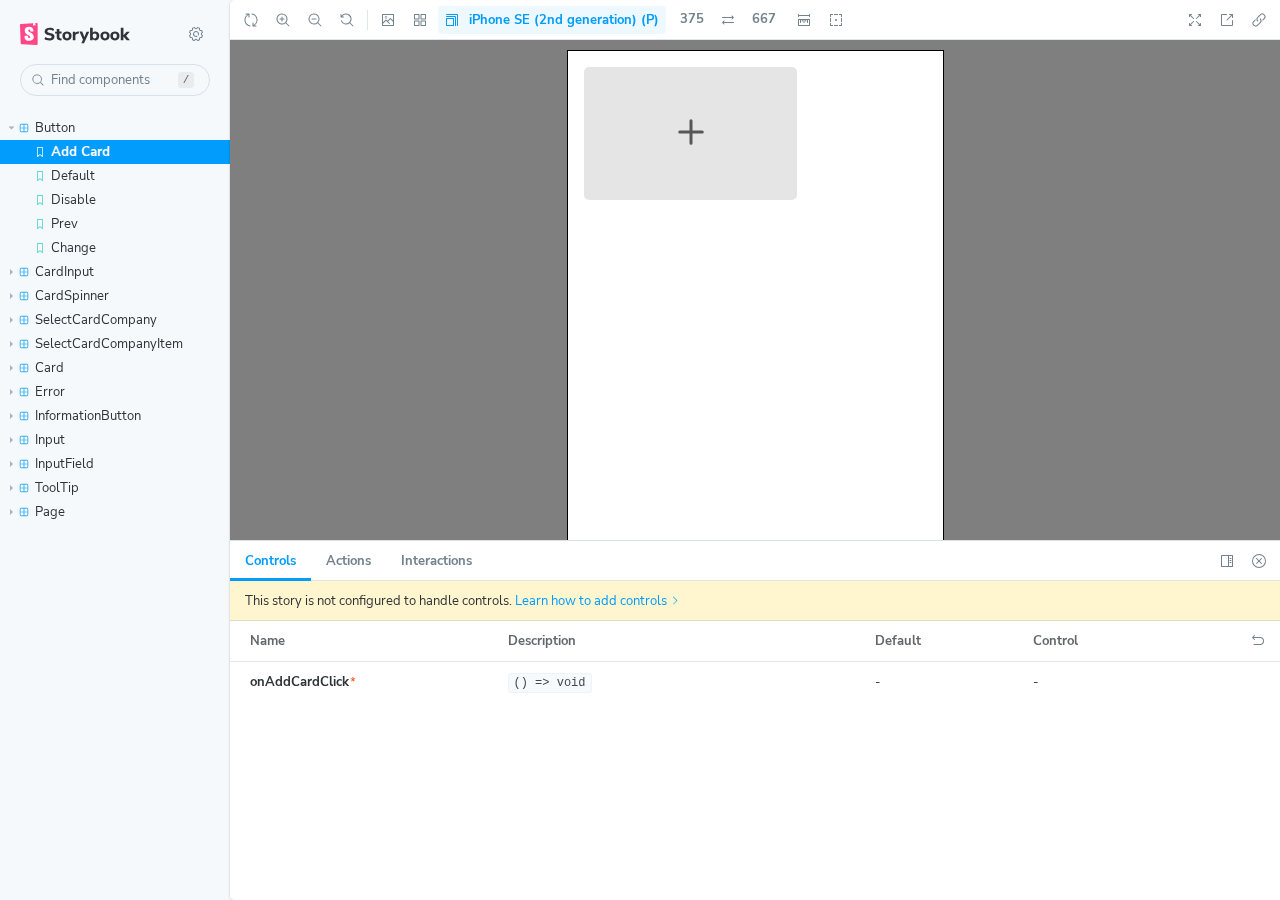
<file: storybook/index.html>
<!DOCTYPE html>
<html lang="en">
  <head>
    <meta charset="utf-8" />

    <title>@storybook/cli - Storybook</title>
    <meta name="viewport" content="width=device-width, initial-scale=1" />

    
    <link rel="icon" type="image/x-icon" href="./favicon.ico" />
    
    <link
      rel="prefetch"
      href="./sb-common-assets/nunito-sans-regular.woff2"
      as="font"
      type="font/woff2"
      crossorigin
    />
    <link
      rel="prefetch"
      href="./sb-common-assets/nunito-sans-bold.woff2"
      as="font"
      type="font/woff2"
      crossorigin
    />
    <link rel="stylesheet" href="./sb-common-assets/fonts.css" />

    <link href="./sb-manager/runtime.js" rel="modulepreload" />

    
    <link href="./sb-addons/links-0/manager-bundle.js" rel="modulepreload" />
    
    <link href="./sb-addons/essentials-controls-1/manager-bundle.js" rel="modulepreload" />
    
    <link href="./sb-addons/essentials-actions-2/manager-bundle.js" rel="modulepreload" />
    
    <link href="./sb-addons/essentials-backgrounds-3/manager-bundle.js" rel="modulepreload" />
    
    <link href="./sb-addons/essentials-viewport-4/manager-bundle.js" rel="modulepreload" />
    
    <link href="./sb-addons/essentials-toolbars-5/manager-bundle.js" rel="modulepreload" />
    
    <link href="./sb-addons/essentials-measure-6/manager-bundle.js" rel="modulepreload" />
    
    <link href="./sb-addons/essentials-outline-7/manager-bundle.js" rel="modulepreload" />
    
    <link href="./sb-addons/interactions-8/manager-bundle.js" rel="modulepreload" />
    
    <link href="./sb-addons/styling-9/manager-bundle.js" rel="modulepreload" />
    
    <link href="./sb-addons/interactions-10/manager-bundle.js" rel="modulepreload" />
       

    <style>
      #storybook-root[hidden] {
        display: none !important;
      }
    </style>

    
  </head>
  <body>
    <div id="root"></div>

    
    <script>
      
        
          window['FEATURES'] = {
  "warnOnLegacyHierarchySeparator": true,
  "buildStoriesJson": false,
  "storyStoreV7": true,
  "argTypeTargetsV7": true,
  "legacyDecoratorFileOrder": false
};
        
      
        
          window['REFS'] = {};
        
      
        
          window['LOGLEVEL'] = "info";
        
      
        
          window['DOCS_OPTIONS'] = {
  "defaultName": "Docs",
  "autodocs": "tag"
};
        
      
        
          window['CONFIG_TYPE'] = "PRODUCTION";
        
      
        
      
        
      
        
      
        
      
    </script>
    

    <script type="module">
      import './sb-manager/runtime.js';

      
      import './sb-addons/links-0/manager-bundle.js';
      
      import './sb-addons/essentials-controls-1/manager-bundle.js';
      
      import './sb-addons/essentials-actions-2/manager-bundle.js';
      
      import './sb-addons/essentials-backgrounds-3/manager-bundle.js';
      
      import './sb-addons/essentials-viewport-4/manager-bundle.js';
      
      import './sb-addons/essentials-toolbars-5/manager-bundle.js';
      
      import './sb-addons/essentials-measure-6/manager-bundle.js';
      
      import './sb-addons/essentials-outline-7/manager-bundle.js';
      
      import './sb-addons/interactions-8/manager-bundle.js';
      
      import './sb-addons/styling-9/manager-bundle.js';
      
      import './sb-addons/interactions-10/manager-bundle.js';
      
    </script>

    <link href="./sb-preview/runtime.js" rel="prefetch" as="script" />
  </body>
</html>
</file>
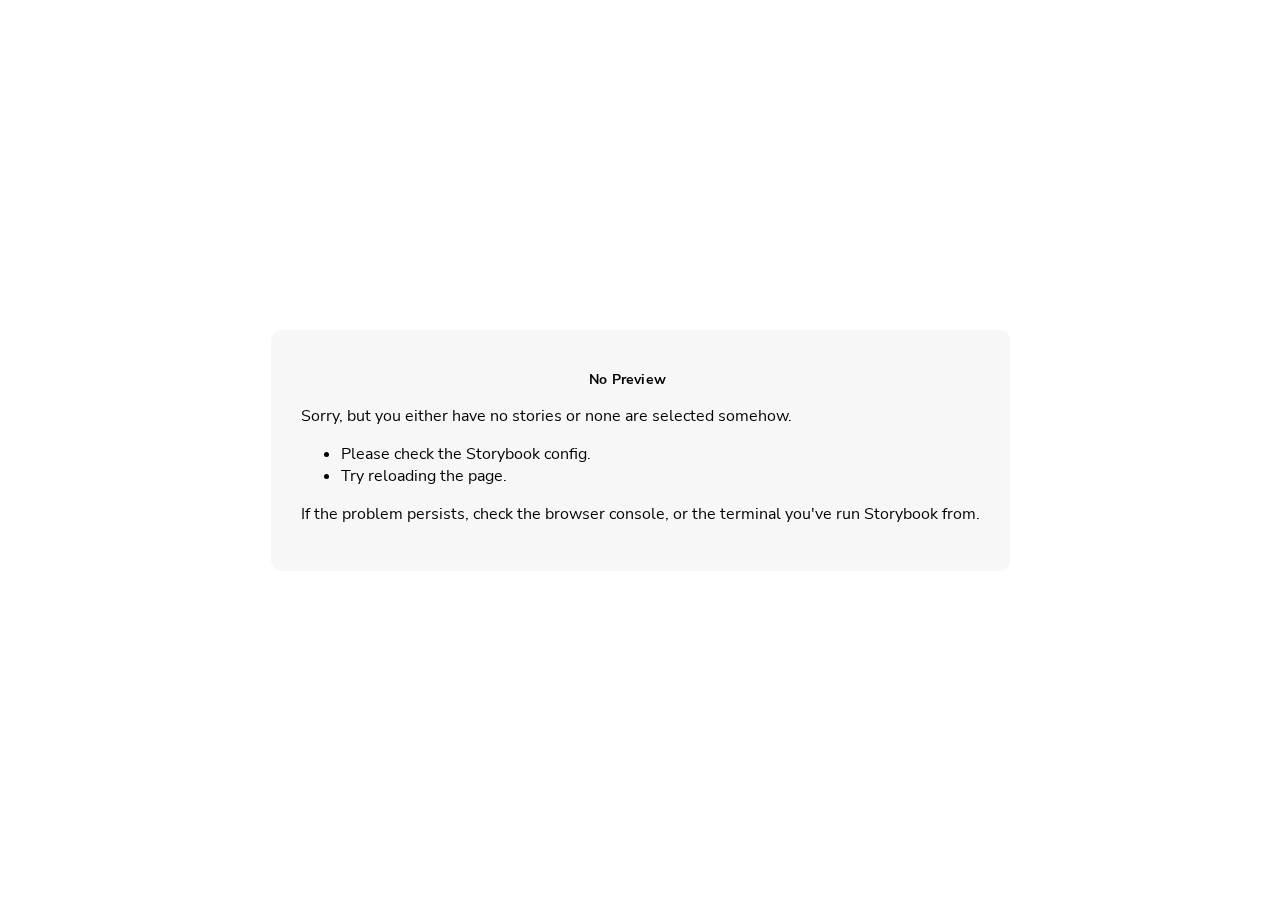
<file: storybook/iframe.html>
<!doctype html><html lang="en"><head><meta charset="utf-8"><title>Webpack App</title><meta name="viewport" content="width=device-width,initial-scale=1"><link rel="prefetch" href="./sb-common-assets/nunito-sans-regular.woff2" as="font" type="font/woff2" crossorigin><link rel="prefetch" href="./sb-common-assets/nunito-sans-italic.woff2" as="font" type="font/woff2" crossorigin><link rel="prefetch" href="./sb-common-assets/nunito-sans-bold.woff2" as="font" type="font/woff2" crossorigin><link rel="prefetch" href="./sb-common-assets/nunito-sans-bold-italic.woff2" as="font" type="font/woff2" crossorigin><link rel="stylesheet" href="./sb-common-assets/fonts.css"><base target="_parent"><style>/* While we aren't showing the main block yet, but still preparing, we want everything the user
     has rendered, which may or may not be in #storybook-root, to be display none */
  .sb-show-preparing-story:not(.sb-show-main) > :not(.sb-preparing-story) {
    display: none;
  }

  .sb-show-preparing-docs:not(.sb-show-main) > :not(.sb-preparing-docs) {
    display: none;
  }

  /* Hide our own blocks when we aren't supposed to be showing them */
  :not(.sb-show-preparing-story) > .sb-preparing-story,
  :not(.sb-show-preparing-docs) > .sb-preparing-docs,
  :not(.sb-show-nopreview) > .sb-nopreview,
  :not(.sb-show-errordisplay) > .sb-errordisplay {
    display: none;
  }

  .sb-show-main.sb-main-centered {
    margin: 0;
    display: flex;
    align-items: center;
    min-height: 100vh;
  }

  .sb-show-main.sb-main-centered #storybook-root {
    box-sizing: border-box;
    margin: auto;
    padding: 1rem;
    max-height: 100%; /* Hack for centering correctly in IE11 */
  }

  /* Vertical centering fix for IE11 */
  @media screen and (-ms-high-contrast: none), (-ms-high-contrast: active) {
    .sb-show-main.sb-main-centered:after {
      content: '';
      min-height: inherit;
      font-size: 0;
    }
  }

  .sb-show-main.sb-main-fullscreen {
    margin: 0;
    padding: 0;
    display: block;
  }

  .sb-show-main.sb-main-padded {
    margin: 0;
    padding: 1rem;
    display: block;
    box-sizing: border-box;
  }

  .sb-wrapper {
    position: fixed;
    top: 0;
    bottom: 0;
    left: 0;
    right: 0;
    padding: 20px;
    font-family: 'Nunito Sans', -apple-system, '.SFNSText-Regular', 'San Francisco',
      BlinkMacSystemFont, 'Segoe UI', 'Helvetica Neue', Helvetica, Arial, sans-serif;
    -webkit-font-smoothing: antialiased;
    overflow: auto;
  }

  .sb-heading {
    font-size: 14px;
    font-weight: 600;
    letter-spacing: 0.2px;
    margin: 10px 0;
    padding-right: 25px;
  }

  .sb-nopreview {
    display: flex;
    align-content: center;
    justify-content: center;
  }

  .sb-nopreview_main {
    margin: auto;
    padding: 30px;
    border-radius: 10px;
    background: rgba(0, 0, 0, 0.03);
  }

  .sb-nopreview_heading {
    text-align: center;
  }

  .sb-errordisplay {
    border: 20px solid rgb(187, 49, 49);
    background: #222;
    color: #fff;
    z-index: 999999;
  }

  .sb-errordisplay_code {
    padding: 10px;
    background: #000;
    color: #eee;
    font-family: 'Operator Mono', 'Fira Code Retina', 'Fira Code', 'FiraCode-Retina', 'Andale Mono',
      'Lucida Console', Consolas, Monaco, monospace;
  }

  .sb-errordisplay pre {
    white-space: pre-wrap;
  }

  @-webkit-keyframes sb-rotate360 {
    from {
      transform: rotate(0deg);
    }
    to {
      transform: rotate(360deg);
    }
  }
  @keyframes sb-rotate360 {
    from {
      transform: rotate(0deg);
    }
    to {
      transform: rotate(360deg);
    }
  }
  @-webkit-keyframes sb-glow {
    0%,
    100% {
      opacity: 1;
    }
    50% {
      opacity: 0.4;
    }
  }
  @keyframes sb-glow {
    0%,
    100% {
      opacity: 1;
    }
    50% {
      opacity: 0.4;
    }
  }

  /* We display the preparing loaders *over* the rendering story */
  .sb-preparing-story,
  .sb-preparing-docs {
    background-color: white;
    /* Maximum possible z-index. It would be better to use stacking contexts to ensure it's always
    on top, but this isn't possible as it would require making CSS changes that could affect user code */
    z-index: 2147483647;
  }

  .sb-loader {
    -webkit-animation: sb-rotate360 0.7s linear infinite;
    animation: sb-rotate360 0.7s linear infinite;
    border-color: rgba(97, 97, 97, 0.29);
    border-radius: 50%;
    border-style: solid;
    border-top-color: #646464;
    border-width: 2px;
    display: inline-block;
    height: 32px;
    left: 50%;
    margin-left: -16px;
    margin-top: -16px;
    mix-blend-mode: difference;
    overflow: hidden;
    position: absolute;
    top: 50%;
    transition: all 200ms ease-out;
    vertical-align: top;
    width: 32px;
    z-index: 4;
  }

  .sb-previewBlock {
    background: #fff;
    border: 1px solid rgba(0, 0, 0, 0.1);
    border-radius: 4px;
    box-shadow: rgba(0, 0, 0, 0.1) 0 1px 3px 0;
    margin: 25px auto 40px;
    max-width: 600px;
  }

  .sb-previewBlock_header {
    align-items: center;
    box-shadow: rgba(0, 0, 0, 0.1) 0 -1px 0 0 inset;
    display: flex;
    gap: 14px;
    height: 40px;
    padding: 0 12px;
  }

  .sb-previewBlock_icon {
    -webkit-animation: sb-glow 1.5s ease-in-out infinite;
    animation: sb-glow 1.5s ease-in-out infinite;
    background: #e6e6e6;
    height: 14px;
    width: 14px;
  }
  .sb-previewBlock_icon:last-child {
    margin-left: auto;
  }

  .sb-previewBlock_body {
    -webkit-animation: sb-glow 1.5s ease-in-out infinite;
    animation: sb-glow 1.5s ease-in-out infinite;
    height: 182px;
    position: relative;
  }

  .sb-argstableBlock {
    border-collapse: collapse;
    border-spacing: 0;
    font-size: 13px;
    line-height: 20px;
    margin: 25px auto 40px;
    max-width: 600px;
    text-align: left;
    width: 100%;
  }
  .sb-argstableBlock th:first-of-type,
  .sb-argstableBlock td:first-of-type {
    padding-left: 20px;
  }
  .sb-argstableBlock th:nth-of-type(2),
  .sb-argstableBlock td:nth-of-type(2) {
    width: 35%;
  }
  .sb-argstableBlock th:nth-of-type(3),
  .sb-argstableBlock td:nth-of-type(3) {
    width: 15%;
  }
  .sb-argstableBlock th:last-of-type,
  .sb-argstableBlock td:last-of-type {
    width: 25%;
    padding-right: 20px;
  }
  .sb-argstableBlock th span,
  .sb-argstableBlock td span {
    -webkit-animation: sb-glow 1.5s ease-in-out infinite;
    animation: sb-glow 1.5s ease-in-out infinite;
    background-color: rgba(0, 0, 0, 0.1);
    border-radius: 0;
    box-shadow: none;
    color: transparent;
  }
  .sb-argstableBlock th {
    padding: 10px 15px;
  }

  .sb-argstableBlock-body {
    border-radius: 4px;
    box-shadow: rgba(0, 0, 0, 0.1) 0 1px 3px 1px, rgba(0, 0, 0, 0.065) 0 0 0 1px;
  }
  .sb-argstableBlock-body tr {
    background: transparent;
    overflow: hidden;
  }
  .sb-argstableBlock-body tr:not(:first-child) {
    border-top: 1px solid #e6e6e6;
  }
  .sb-argstableBlock-body tr:first-child td:first-child {
    border-top-left-radius: 4px;
  }
  .sb-argstableBlock-body tr:first-child td:last-child {
    border-top-right-radius: 4px;
  }
  .sb-argstableBlock-body tr:last-child td:first-child {
    border-bottom-left-radius: 4px;
  }
  .sb-argstableBlock-body tr:last-child td:last-child {
    border-bottom-right-radius: 4px;
  }
  .sb-argstableBlock-body td {
    background: #fff;
    padding-bottom: 10px;
    padding-top: 10px;
    vertical-align: top;
  }
  .sb-argstableBlock-body td:not(:first-of-type) {
    padding-left: 15px;
    padding-right: 15px;
  }
  .sb-argstableBlock-body button {
    -webkit-animation: sb-glow 1.5s ease-in-out infinite;
    animation: sb-glow 1.5s ease-in-out infinite;
    background-color: rgba(0, 0, 0, 0.1);
    border: 0;
    border-radius: 0;
    box-shadow: none;
    color: transparent;
    display: inline;
    font-size: 12px;
    line-height: 1;
    padding: 10px 16px;
  }

  .sb-argstableBlock-summary {
    margin-top: 4px;
  }

  .sb-argstableBlock-code {
    margin-right: 4px;
    margin-bottom: 4px;
    padding: 2px 5px;
  }</style><script>/* globals window */
  /* eslint-disable no-underscore-dangle */
  try {
    if (window.top !== window) {
      window.__REACT_DEVTOOLS_GLOBAL_HOOK__ = window.top.__REACT_DEVTOOLS_GLOBAL_HOOK__;
      window.__VUE_DEVTOOLS_GLOBAL_HOOK__ = window.top.__VUE_DEVTOOLS_GLOBAL_HOOK__;
      window.top.__VUE_DEVTOOLS_CONTEXT__ = window.document;
    }
  } catch (e) {
    // eslint-disable-next-line no-console
    console.warn('unable to connect to top frame for connecting dev tools');
  }</script><style>#storybook-root[hidden],
      #storybook-docs[hidden] {
        display: none !important;
      }</style></head><body><div class="sb-preparing-story sb-wrapper"><div class="sb-loader"></div></div><div class="sb-preparing-docs sb-wrapper"><div class="sb-previewBlock"><div class="sb-previewBlock_header"><div class="sb-previewBlock_icon"></div><div class="sb-previewBlock_icon"></div><div class="sb-previewBlock_icon"></div><div class="sb-previewBlock_icon"></div></div><div class="sb-previewBlock_body"><div class="sb-loader"></div></div></div><table aria-hidden="true" class="sb-argstableBlock"><thead class="sb-argstableBlock-head"><tr><th><span>Name</span></th><th><span>Description</span></th><th><span>Default</span></th><th><span>Control</span></th></tr></thead><tbody class="sb-argstableBlock-body"><tr><td><span>propertyName</span><span title="Required">*</span></td><td><div><span>This is a short description</span></div><div class="sb-argstableBlock-summary"><div><span class="sb-argstableBlock-code">summary</span></div></div></td><td><div><span class="sb-argstableBlock-code">defaultValue</span></div></td><td><button>Set string</button></td></tr><tr><td><span>propertyName</span><span>*</span></td><td><div><span>This is a short description</span></div><div class="sb-argstableBlock-summary"><div><span class="sb-argstableBlock-code">summary</span></div></div></td><td><div><span class="sb-argstableBlock-code">defaultValue</span></div></td><td><button>Set string</button></td></tr><tr><td><span>propertyName</span><span>*</span></td><td><div><span>This is a short description</span></div><div class="sb-argstableBlock-summary"><div><span class="sb-argstableBlock-code">summary</span></div></div></td><td><div><span class="sb-argstableBlock-code">defaultValue</span></div></td><td><button>Set string</button></td></tr></tbody></table></div><div class="sb-nopreview sb-wrapper"><div class="sb-nopreview_main"><h1 class="sb-nopreview_heading sb-heading">No Preview</h1><p>Sorry, but you either have no stories or none are selected somehow.</p><ul><li>Please check the Storybook config.</li><li>Try reloading the page.</li></ul><p>If the problem persists, check the browser console, or the terminal you've run Storybook from.</p></div></div><div class="sb-errordisplay sb-wrapper"><pre id="error-message" class="sb-heading"></pre><pre class="sb-errordisplay_code"><code id="error-stack"></code></pre></div><div id="storybook-root"></div><div id="storybook-docs"></div><script>window['CONFIG_TYPE'] = "PRODUCTION";
          
      
          
            window['LOGLEVEL'] = "info";
          
      
          
            window['FRAMEWORK_OPTIONS'] = {"name":"@storybook/react-webpack5","options":{"legacyRootApi":true}};
          
      
          
      
          
            window['FEATURES'] = {"warnOnLegacyHierarchySeparator":true,"buildStoriesJson":false,"storyStoreV7":true,"argTypeTargetsV7":true,"legacyDecoratorFileOrder":false};
          
      
          
      
          
            window['STORIES'] = [{"titlePrefix":"","directory":"./src","files":"**/*.mdx","importPathMatcher":"^\\.[\\\\/](?:src(?:\\/(?!\\.)(?:(?:(?!(?:^|\\/)\\.).)*?)\\/|\\/|$)(?!\\.)(?=.)[^/]*?\\.mdx)$"},{"titlePrefix":"","directory":"./src","files":"**/*.stories.@(js|jsx|ts|tsx)","importPathMatcher":"^\\.[\\\\/](?:src(?:\\/(?!\\.)(?:(?:(?!(?:^|\\/)\\.).)*?)\\/|\\/|$)(?!\\.)(?=.)[^/]*?\\.stories\\.(js|jsx|ts|tsx))$"}];
          
      
          
            window['DOCS_OPTIONS'] = {"defaultName":"Docs","autodocs":"tag"};</script><script type="module">import './sb-preview/runtime.js';

      
      import './runtime~main.7f321fd7.iframe.bundle.js';
      
      import './125.472f9b56.iframe.bundle.js';
      
      import './main.113db4ca.iframe.bundle.js';</script></body></html>
</file>
<file: storybook/sb-common-assets/fonts.css>
@font-face {
  font-family: 'Nunito Sans';
  font-style: normal;
  font-weight: 400;
  font-display: swap;
  src: url('./nunito-sans-regular.woff2') format('woff2');
}

@font-face {
  font-family: 'Nunito Sans';
  font-style: italic;
  font-weight: 400;
  font-display: swap;
  src: url('./nunito-sans-italic.woff2') format('woff2');
}

@font-face {
  font-family: 'Nunito Sans';
  font-style: normal;
  font-weight: 700;
  font-display: swap;
  src: url('./nunito-sans-bold.woff2') format('woff2');
}

@font-face {
  font-family: 'Nunito Sans';
  font-style: italic;
  font-weight: 700;
  font-display: swap;
  src: url('./nunito-sans-bold-italic.woff2') format('woff2');
}
</file>
